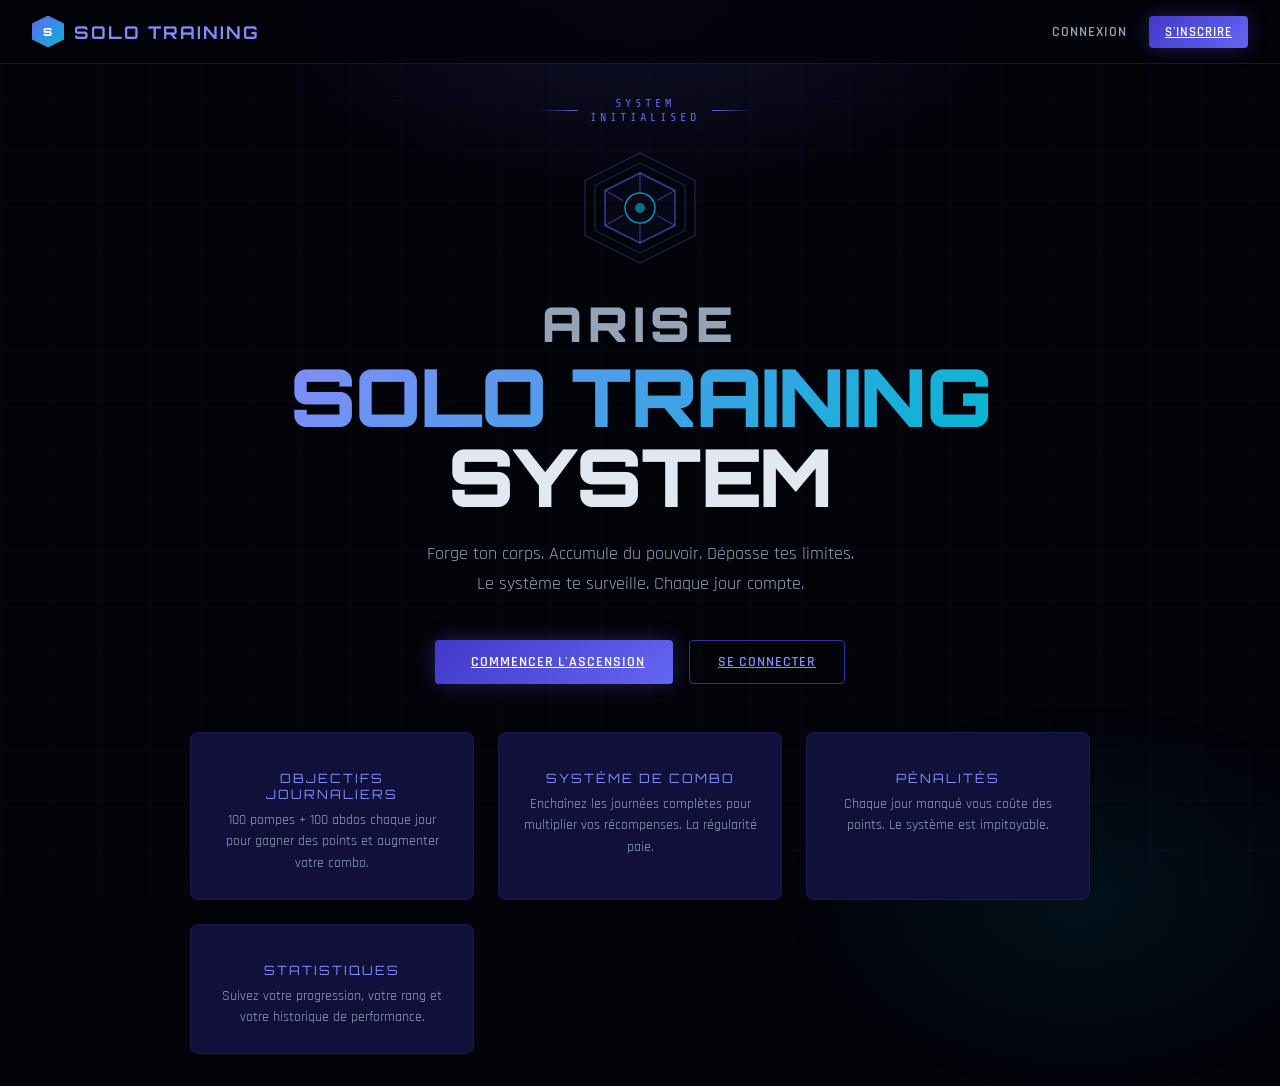
<file: index.html>
<!DOCTYPE html>
<html lang="fr">
<head>
<meta charset="UTF-8">
<meta name="viewport" content="width=device-width, initial-scale=1.0">
<title>SOLO TRAINING SYSTEM</title>
<link rel="stylesheet" href="style.css">
<link rel="shortcut icon" href="./img/favicon.jpg" type="image/x-icon">
<style>
.hero-title .line1 { display: block; color: var(--text-secondary); font-size: 0.6em; letter-spacing: 6px; margin-bottom: 0.5rem; }
.hero-title .line2 { display: block; background: linear-gradient(135deg, #818cf8, #06b6d4); -webkit-background-clip: text; -webkit-text-fill-color: transparent; background-clip: text; }
.hero-title .line3 { display: block; color: var(--text-primary); }

.feature-grid { display: grid; grid-template-columns: repeat(auto-fit, minmax(220px, 1fr)); gap: 1.5rem; max-width: 900px; margin: 3rem auto 0; }

.feature-item {
  background: var(--bg-card);
  border: 1px solid var(--border);
  border-radius: 8px;
  padding: 1.5rem;
  text-align: center;
  transition: all 0.3s;
  cursor: default;
}
.feature-item:hover {
  border-color: var(--border-glow);
  transform: translateY(-4px);
  box-shadow: 0 0 30px rgba(99,102,241,0.15);
}
.feature-icon {
  font-size: 2rem; margin-bottom: 0.8rem;
  display: block;
}
.feature-title {
  font-family: var(--font-display);
  font-size: 0.8rem; letter-spacing: 2px;
  text-transform: uppercase;
  color: var(--purple-bright);
  margin-bottom: 0.5rem;
}
.feature-desc {
  font-size: 0.85rem; color: var(--text-secondary);
  line-height: 1.6;
}

.hero-ctas { display: flex; gap: 1rem; justify-content: center; flex-wrap: wrap; }

.floating-runes {
  position: fixed; top: 0; left: 0; width: 100%; height: 100%;
  pointer-events: none; z-index: 0; overflow: hidden;
}
.rune {
  position: absolute;
  font-family: var(--font-mono);
  font-size: 0.65rem;
  color: rgba(99,102,241,0.15);
  animation: rune-drift linear infinite;
  white-space: nowrap;
}
@keyframes rune-drift {
  0% { transform: translateY(110vh) rotate(0deg); opacity: 0; }
  5% { opacity: 1; }
  95% { opacity: 0.5; }
  100% { transform: translateY(-10vh) rotate(360deg); opacity: 0; }
}

.center-symbol {
  width: 120px; height: 120px; margin: 0 auto 2rem;
  position: relative;
  animation: symbol-pulse 4s ease-in-out infinite;
}
@keyframes symbol-pulse {
  0%, 100% { filter: drop-shadow(0 0 10px rgba(99,102,241,0.5)); transform: rotate(0deg); }
  50% { filter: drop-shadow(0 0 30px rgba(6,182,212,0.8)); transform: rotate(5deg); }
}
@media (max-width: 600px) {
  .center-symbol { width: 80px; height: 80px; margin-bottom: 1.2rem; }
  .hero-title { font-size: clamp(2rem, 10vw, 3.5rem); }
  .hero-title .line1 { font-size: 0.55em; letter-spacing: 4px; }
  .hero-sub { font-size: 0.85rem; padding: 0 1rem; }
  .hero-ctas { flex-direction: column; align-items: center; gap: 0.75rem; }
  .hero-ctas .btn { width: 100%; max-width: 280px; justify-content: center; }
  .feature-grid { grid-template-columns: 1fr; margin-top: 2rem; padding: 0 0.5rem; }
  .feature-item { padding: 1.2rem; }
  .nav-links { gap: 0.5rem; }
  .nav-links .btn-sm { padding: 6px 12px; font-size: 0.75rem; }
}

</style>

</head>
<body>
<div class="bg-grid"></div>
<div class="bg-glow-top"></div>
<div class="bg-glow-bottom"></div>

<div class="floating-runes" id="runes"></div>

<!-- NAV -->
<nav class="nav">
  <a href="index.html" class="nav-logo">
    <div class="logo-icon hexagon">S</div>
    SOLO TRAINING
  </a>
  <div class="nav-links">
    <a href="login.html" class="nav-link">Connexion</a>
    <a href="register.html" class="btn btn-primary btn-sm">S'inscrire</a>
  </div>
</nav>

<!-- HERO -->
<main class="main-content">
  <section class="hero">
    <div class="hero-eyebrow">SYSTEM INITIALISED</div>

    <div class="center-symbol">
      <svg viewBox="0 0 120 120" fill="none" xmlns="http://www.w3.org/2000/svg">
        <polygon points="60,5 115,32.5 115,87.5 60,115 5,87.5 5,32.5" fill="none" stroke="rgba(99,102,241,0.4)" stroke-width="1"/>
        <polygon points="60,15 105,37.5 105,82.5 60,105 15,82.5 15,37.5" fill="none" stroke="rgba(6,182,212,0.3)" stroke-width="1"/>
        <polygon points="60,25 95,42.5 95,77.5 60,95 25,77.5 25,42.5" fill="rgba(99,102,241,0.05)" stroke="rgba(99,102,241,0.6)" stroke-width="1.5"/>
        <circle cx="60" cy="60" r="15" fill="none" stroke="rgba(6,182,212,0.8)" stroke-width="1.5"/>
        <circle cx="60" cy="60" r="5" fill="rgba(6,182,212,0.6)"/>
        <line x1="60" y1="25" x2="60" y2="45" stroke="rgba(99,102,241,0.6)" stroke-width="1"/>
        <line x1="60" y1="75" x2="60" y2="95" stroke="rgba(99,102,241,0.6)" stroke-width="1"/>
        <line x1="25" y1="42.5" x2="43" y2="52.5" stroke="rgba(99,102,241,0.6)" stroke-width="1"/>
        <line x1="77" y1="67.5" x2="95" y2="77.5" stroke="rgba(99,102,241,0.6)" stroke-width="1"/>
        <line x1="95" y1="42.5" x2="77" y2="52.5" stroke="rgba(99,102,241,0.6)" stroke-width="1"/>
        <line x1="43" y1="67.5" x2="25" y2="77.5" stroke="rgba(99,102,241,0.6)" stroke-width="1"/>
      </svg>
    </div>

    <h1 class="hero-title">
      <span class="line1">ARISE</span>
      <span class="line2">SOLO TRAINING</span>
      <span class="line3">SYSTEM</span>
    </h1>

    <p class="hero-sub">
      Forge ton corps. Accumule du pouvoir. Dépasse tes limites.<br>
      Le système te surveille. Chaque jour compte.
    </p>

    <div class="hero-ctas">
      <a href="register.html" class="btn btn-primary">
        <span></span> Commencer l'ascension
      </a>
      <a href="login.html" class="btn btn-ghost">
        Se connecter
      </a>
    </div>

    <div class="feature-grid">
      <div class="feature-item">
        <span class="feature-icon"></span>
        <div class="feature-title">Objectifs Journaliers</div>
        <div class="feature-desc">100 pompes + 100 abdos chaque jour pour gagner des points et augmenter votre combo.</div>
      </div>
      <div class="feature-item">
        <span class="feature-icon"></span>
        <div class="feature-title">Système de Combo</div>
        <div class="feature-desc">Enchaînez les journées complètes pour multiplier vos récompenses. La régularité paie.</div>
      </div>
      <div class="feature-item">
        <span class="feature-icon"></span>
        <div class="feature-title">Pénalités</div>
        <div class="feature-desc">Chaque jour manqué vous coûte des points. Le système est impitoyable.</div>
      </div>
      <div class="feature-item">
        <span class="feature-icon"></span>
        <div class="feature-title">Statistiques</div>
        <div class="feature-desc">Suivez votre progression, votre rang et votre historique de performance.</div>
      </div>
    </div>
  </section>
</main>

<script>
// Generate floating runes
const runeChars = ['ᚠ','ᚢ','ᚦ','ᚨ','ᚱ','ᚲ','ᚷ','ᚹ','ᚺ','ᚾ','ᛁ','ᛃ','ᛇ','ᛈ','ᛉ','ᛊ','ᛏ','ᛒ','ᛖ','ᛗ','ᛚ','ᛜ','ᛞ','ᛟ', '01','10','11','00'];
const container = document.getElementById('runes');
for (let i = 0; i < 20; i++) {
  const r = document.createElement('div');
  r.className = 'rune';
  r.textContent = Array.from({length: 8}, () => runeChars[Math.floor(Math.random() * runeChars.length)]).join(' ');
  r.style.left = Math.random() * 100 + '%';
  r.style.animationDuration = (15 + Math.random() * 25) + 's';
  r.style.animationDelay = (-Math.random() * 30) + 's';
  container.appendChild(r);
}
</script>
</body>
</html>
</file>
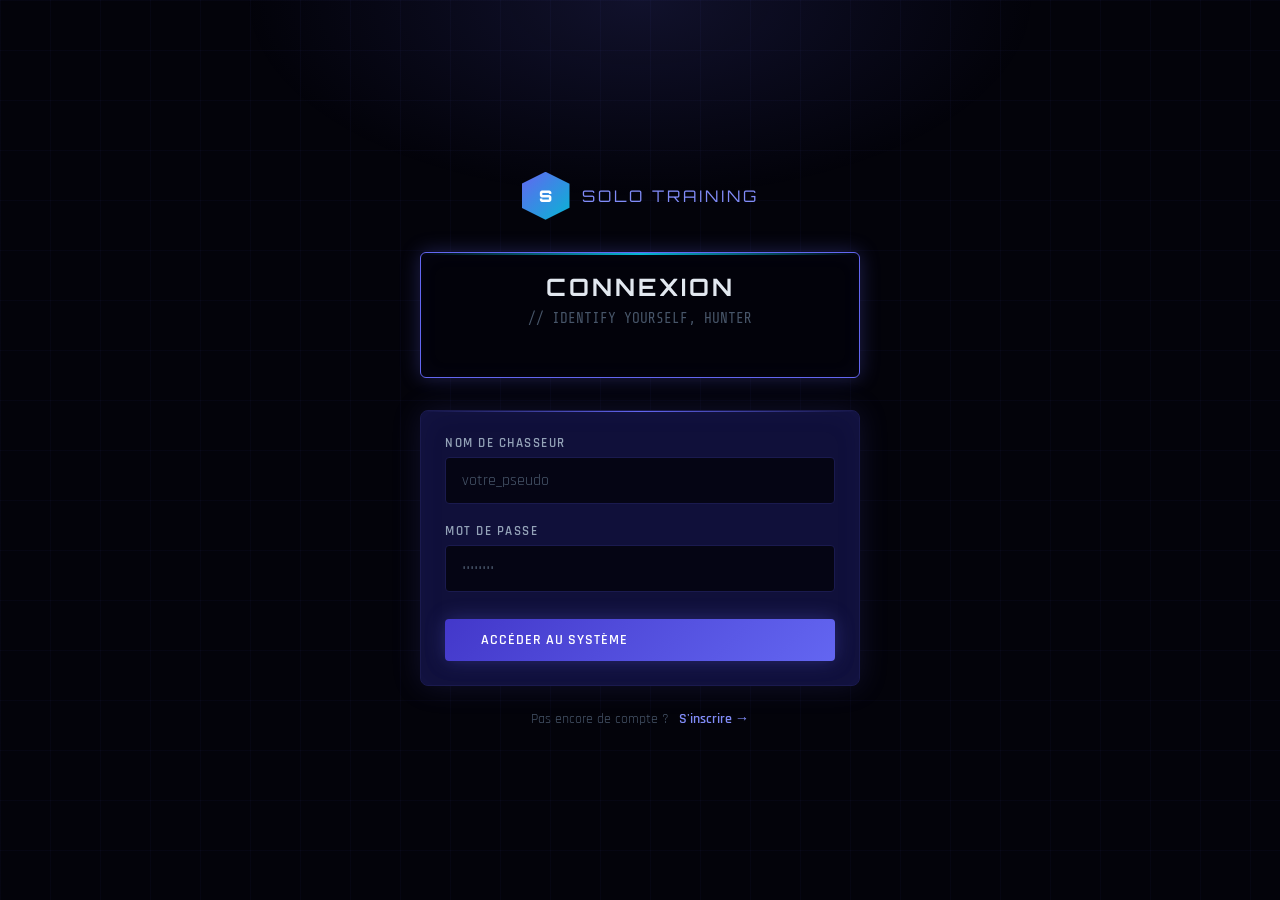
<file: login.html>
<!DOCTYPE html>
<html lang="fr">
<head>
<meta charset="UTF-8">
<meta name="viewport" content="width=device-width, initial-scale=1.0">
<title>Connexion — SOLO TRAINING</title>
<link rel="stylesheet" href="style.css">
<link rel="shortcut icon" href="./img/favicon.jpg" type="image/x-icon">
<style>
.scan-line {
  position: absolute; top: 0; left: 0; right: 0; height: 2px;
  background: linear-gradient(90deg, transparent, var(--cyan), transparent);
  animation: scan 3s linear infinite;
}
@keyframes scan {
  0% { top: 0; opacity: 1; }
  100% { top: 100%; opacity: 0; }
}
.auth-logo {
  display: flex; align-items: center; justify-content: center;
  gap: 12px; margin-bottom: 2rem;
  text-decoration: none;
}
.auth-logo-icon {
  width: 48px; height: 48px;
  background: linear-gradient(135deg, var(--purple), var(--cyan));
  clip-path: polygon(50% 0%, 100% 25%, 100% 75%, 50% 100%, 0% 75%, 0% 25%);
  display: flex; align-items: center; justify-content: center;
  font-family: var(--font-display); font-size: 1rem; font-weight: 900; color: white;
}
</style>
</head>
<body>
<div class="bg-grid"></div>
<div class="bg-glow-top"></div>

<div class="toast-container" id="toasts"></div>

<main class="auth-container">
  <div class="auth-box">

    <a href="index.html" class="auth-logo">
      <div class="auth-logo-icon hexagon">S</div>
      <span style="font-family:var(--font-display);font-size:1rem;letter-spacing:3px;color:var(--purple-bright)">SOLO TRAINING</span>
    </a>

    <div class="system-box" style="margin-bottom: 2rem; position:relative; overflow:hidden;">
      <div class="scan-line"></div>
      <div class="auth-title">Connexion</div>
      <div class="auth-subtitle">// IDENTIFY YOURSELF, HUNTER</div>
    </div>

    <div class="card card-glow">
      <div class="input-group">
        <label class="input-label">Nom de Chasseur</label>
        <input type="text" id="username" class="input-field" placeholder="votre_pseudo" autocomplete="username">
      </div>
      <div class="input-group">
        <label class="input-label">Mot de Passe</label>
        <input type="password" id="password" class="input-field" placeholder="••••••••" autocomplete="current-password">
      </div>
      <div id="error-msg"></div>
      <button class="btn btn-primary" style="width:100%; margin-top:0.5rem;" onclick="doLogin()">
        <span></span> Accéder au Système
      </button>
    </div>

    <div style="text-align:center; margin-top:1.5rem; color:var(--text-muted); font-size:0.9rem;">
      Pas encore de compte ?
      <a href="register.html" style="color:var(--purple-bright); text-decoration:none; font-weight:600; margin-left:6px;">S'inscrire →</a>
    </div>
  </div>
</main>

<script src="db.js"></script>
<script>
// If already logged in, redirect
if (sessionStorage.getItem('current_user')) {
  window.location.href = 'home.html';
}

document.addEventListener('keydown', e => {
  if (e.key === 'Enter') doLogin();
});

function doLogin() {
  const username = document.getElementById('username').value.trim();
  const password = document.getElementById('password').value;
  const errEl = document.getElementById('error-msg');
  errEl.innerHTML = '';

  if (!username || !password) {
    errEl.innerHTML = '<div class="alert alert-error">⚠ Remplis tous les champs, chasseur.</div>';
    return;
  }

  const result = login(username, password);
  if (!result.success) {
    errEl.innerHTML = `<div class="alert alert-error">⚠ ${result.error}</div>`;
    return;
  }

  // Show penalty modal if needed
  if (result.daysMissed > 0 && result.penaltyLog.length > 0) {
    showPenaltyModal(result.penaltyLog, result.daysMissed);
  } else {
    window.location.href = 'home.html';
  }
}

function showPenaltyModal(log, days) {
  const totalLoss = log.reduce((s, d) => s + d.points, 0);
  const overlay = document.createElement('div');
  overlay.className = 'modal-overlay';
  overlay.innerHTML = `
    <div class="modal" style="max-width:520px;">
      <div style="position:absolute;top:0;left:0;right:0;height:2px;background:linear-gradient(90deg,transparent,var(--red),transparent);"></div>

      <div style="text-align:center; margin-bottom:2rem;">
        <div style="font-family:var(--font-mono);font-size:0.65rem;letter-spacing:3px;color:rgba(239,68,68,0.6);margin-bottom:0.8rem;">[ SYSTÈME — PÉNALITÉ ]</div>
        <div style="font-size:2.8rem; margin-bottom:0.8rem; filter:drop-shadow(0 0 12px rgba(239,68,68,0.5))"></div>
        <div style="font-family:var(--font-display);font-size:1.3rem;font-weight:900;color:var(--red);letter-spacing:3px;text-shadow:0 0 20px rgba(239,68,68,0.5);">ABSENCE DÉTECTÉE</div>
        <div style="font-family:var(--font-mono);font-size:0.78rem;color:var(--text-muted);margin-top:6px;">
          ${days} jour${days>1?'s':''} sans activité enregistrée
        </div>
      </div>

      <div style="background:rgba(3,3,10,0.8);border:1px solid rgba(239,68,68,0.2);border-radius:6px;padding:1rem;margin-bottom:1.5rem;">
        <div style="font-family:var(--font-display);font-size:0.6rem;letter-spacing:2px;color:rgba(239,68,68,0.5);margin-bottom:0.8rem;">RAPPORT DE SANCTIONS</div>
        ${log.map(d => `
          <div style="display:flex;align-items:center;justify-content:space-between;padding:8px 0;border-bottom:1px solid rgba(26,26,78,0.5);">
            <span style="font-family:var(--font-mono);font-size:0.8rem;color:var(--text-secondary)">${d.date}</span>
            <span style="font-family:var(--font-mono);font-size:0.75rem;color:var(--text-muted)">${d.label}</span>
            <span style="font-family:var(--font-display);font-size:0.85rem;font-weight:700;color:var(--red)">${d.points} pts</span>
          </div>
        `).join('')}
      </div>

      <div style="text-align:center;padding:1.2rem;background:linear-gradient(135deg,rgba(239,68,68,0.08),rgba(239,68,68,0.03));border:1px solid rgba(239,68,68,0.25);border-radius:6px;margin-bottom:1.5rem;">
        <div style="font-family:var(--font-mono);font-size:0.65rem;letter-spacing:2px;color:rgba(239,68,68,0.5);text-transform:uppercase;margin-bottom:4px">Pénalité Totale</div>
        <div style="font-family:var(--font-display);font-size:3rem;font-weight:900;color:var(--red);text-shadow:0 0 30px rgba(239,68,68,0.4);line-height:1">${totalLoss}</div>
        <div style="font-family:var(--font-mono);font-size:0.75rem;color:rgba(239,68,68,0.6);margin-top:2px">POINTS RETIRÉS</div>
      </div>

      <div style="font-family:var(--font-mono);font-size:0.72rem;color:var(--text-muted);text-align:center;margin-bottom:1.2rem;line-height:1.6;">
        Le Système est sans pitié.<br>L'absence n'est pas une option.
      </div>

      <button class="btn btn-primary" style="width:100%;" onclick="document.querySelector('.modal-overlay').remove(); window.location.href='home.html'">
        <span></span> Accepter et reprendre l'ascension
      </button>
    </div>
  `;
  document.body.appendChild(overlay);
}
</script>
</body>
</html>
</file>
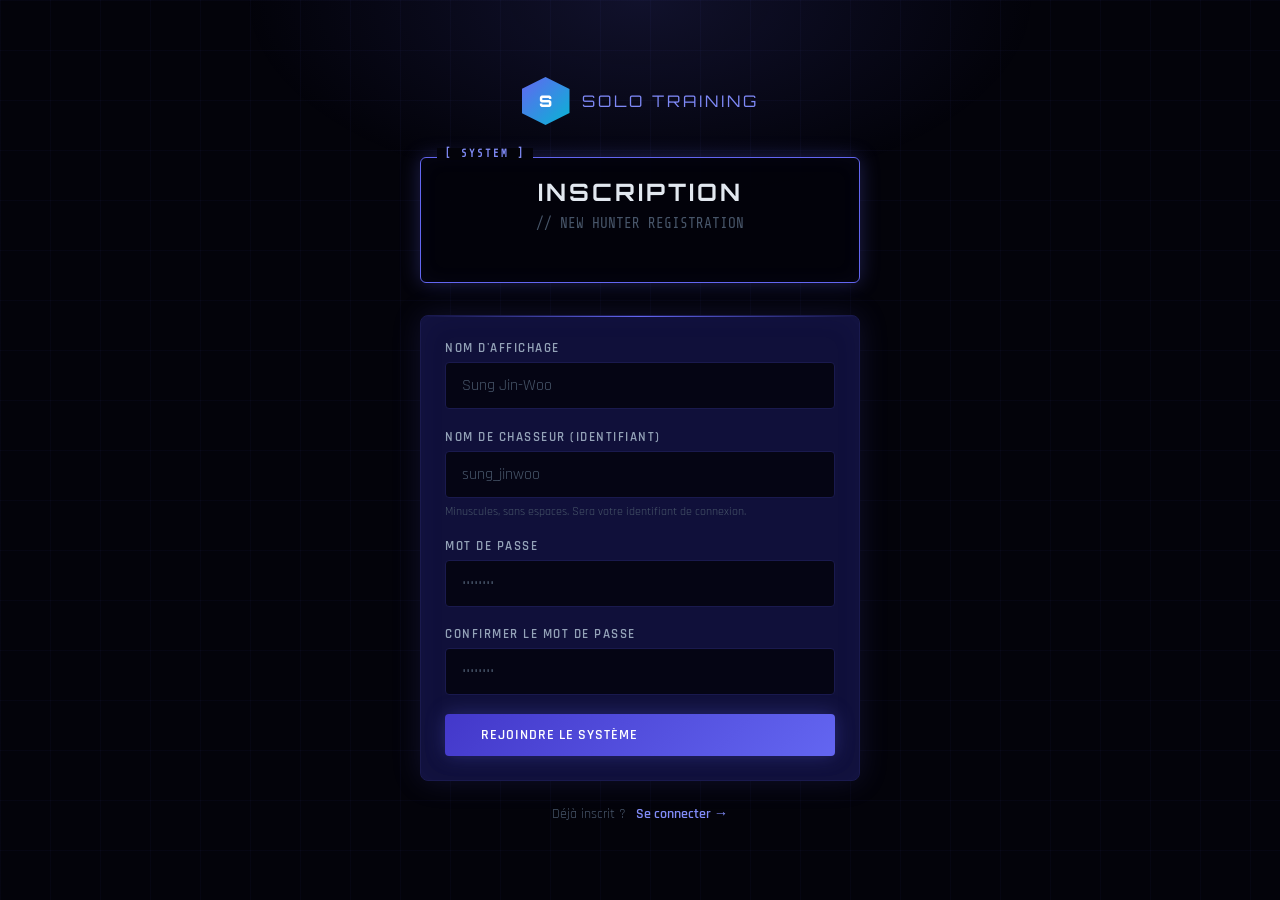
<file: register.html>
<!DOCTYPE html>
<html lang="fr">
<head>
<meta charset="UTF-8">
<meta name="viewport" content="width=device-width, initial-scale=1.0">
<title>S'inscrire — SOLO TRAINING</title>
<link rel="stylesheet" href="style.css">
<link rel="shortcut icon" href="./img/favicon.jpg" type="image/x-icon">
</head>
<body>
<div class="bg-grid"></div>
<div class="bg-glow-top"></div>

<div class="toast-container" id="toasts"></div>

<main class="auth-container">
  <div class="auth-box">

    <a href="index.html" style="display:flex;align-items:center;justify-content:center;gap:12px;margin-bottom:2rem;text-decoration:none;">
      <div style="width:48px;height:48px;background:linear-gradient(135deg,var(--purple),var(--cyan));clip-path:polygon(50% 0%, 100% 25%, 100% 75%, 50% 100%, 0% 75%, 0% 25%);display:flex;align-items:center;justify-content:center;font-family:var(--font-display);font-size:1rem;font-weight:900;color:white;">S</div>
      <span style="font-family:var(--font-display);font-size:1rem;letter-spacing:3px;color:var(--purple-bright)">SOLO TRAINING</span>
    </a>

    <div class="system-box" style="margin-bottom: 2rem;">
      <div class="auth-title">Inscription</div>
      <div class="auth-subtitle">// NEW HUNTER REGISTRATION</div>
    </div>

    <div class="card card-glow">
      <div class="input-group">
        <label class="input-label">Nom d'affichage</label>
        <input type="text" id="displayname" class="input-field" placeholder="Sung Jin-Woo" autocomplete="name">
      </div>
      <div class="input-group">
        <label class="input-label">Nom de Chasseur (identifiant)</label>
        <input type="text" id="username" class="input-field" placeholder="sung_jinwoo" autocomplete="username">
        <div style="font-size:0.75rem;color:var(--text-muted)">Minuscules, sans espaces. Sera votre identifiant de connexion.</div>
      </div>
      <div class="input-group">
        <label class="input-label">Mot de Passe</label>
        <input type="password" id="password" class="input-field" placeholder="••••••••" autocomplete="new-password">
      </div>
      <div class="input-group">
        <label class="input-label">Confirmer le Mot de Passe</label>
        <input type="password" id="password2" class="input-field" placeholder="••••••••" autocomplete="new-password">
      </div>

      <div id="error-msg"></div>

      <button class="btn btn-primary" style="width:100%;" onclick="doRegister()">
        <span></span> Rejoindre le Système
      </button>
    </div>

    <div style="text-align:center; margin-top:1.5rem; color:var(--text-muted); font-size:0.9rem;">
      Déjà inscrit ?
      <a href="login.html" style="color:var(--purple-bright);text-decoration:none;font-weight:600;margin-left:6px;">Se connecter →</a>
    </div>
  </div>
</main>

<script src="db.js"></script>
<script>
if (sessionStorage.getItem('current_user')) {
  window.location.href = 'home.html';
}

document.addEventListener('keydown', e => {
  if (e.key === 'Enter') doRegister();
});

function doRegister() {
  const displayname = document.getElementById('displayname').value.trim();
  const username = document.getElementById('username').value.trim().toLowerCase();
  const pw = document.getElementById('password').value;
  const pw2 = document.getElementById('password2').value;
  const errEl = document.getElementById('error-msg');
  errEl.innerHTML = '';

  if (!displayname || !username || !pw || !pw2) {
    errEl.innerHTML = '<div class="alert alert-error">⚠ Remplis tous les champs.</div>';
    return;
  }
  if (username.includes(' ') || !/^[a-z0-9_]+$/.test(username)) {
    errEl.innerHTML = '<div class="alert alert-error">⚠ Identifiant invalide (lettres minuscules, chiffres, _ uniquement).</div>';
    return;
  }
  if (pw.length < 4) {
    errEl.innerHTML = '<div class="alert alert-error">⚠ Mot de passe trop court (min. 4 caractères).</div>';
    return;
  }
  if (pw !== pw2) {
    errEl.innerHTML = '<div class="alert alert-error">⚠ Les mots de passe ne correspondent pas.</div>';
    return;
  }

  const result = register(username, pw, displayname);
  if (!result.success) {
    errEl.innerHTML = `<div class="alert alert-error">⚠ ${result.error}</div>`;
    return;
  }

  // Auto login
  login(username, pw);
  window.location.href = 'home.html';
}
</script>
</body>
</html>
</file>
<file: style.css>
/* ===== SOLO LEVELING SPORT SYSTEM - STYLES ===== */
@import url('https://fonts.googleapis.com/css2?family=Rajdhani:wght@300;400;500;600;700&family=Orbitron:wght@400;700;900&family=Share+Tech+Mono&display=swap');

:root {
  --bg-void: #03030a;
  --bg-dark: #07071a;
  --bg-panel: #0d0d2b;
  --bg-card: #10103a;
  --border: #1a1a4e;
  --border-glow: #3730a3;
  --purple: #6366f1;
  --purple-bright: #818cf8;
  --purple-deep: #4338ca;
  --cyan: #06b6d4;
  --cyan-bright: #22d3ee;
  --gold: #f59e0b;
  --gold-bright: #fbbf24;
  --red: #ef4444;
  --green: #22c55e;
  --text-primary: #e2e8f0;
  --text-secondary: #94a3b8;
  --text-muted: #475569;
  --rank-s: #ef4444;
  --rank-a: #f97316;
  --rank-b: #a855f7;
  --rank-c: #3b82f6;
  --rank-d: #22c55e;
  --rank-e: #94a3b8;
  --font-display: 'Orbitron', monospace;
  --font-ui: 'Rajdhani', sans-serif;
  --font-mono: 'Share Tech Mono', monospace;
}

* { margin: 0; padding: 0; box-sizing: border-box; }

html { scroll-behavior: smooth; }

body {
  background: var(--bg-void);
  color: var(--text-primary);
  font-family: var(--font-ui);
  font-size: 16px;
  min-height: 100vh;
  overflow-x: hidden;
}

/* SCROLLBAR */
::-webkit-scrollbar { width: 6px; }
::-webkit-scrollbar-track { background: var(--bg-dark); }
::-webkit-scrollbar-thumb { background: var(--purple-deep); border-radius: 3px; }

/* BACKGROUNDS */
.bg-grid {
  position: fixed; top: 0; left: 0; width: 100%; height: 100%; pointer-events: none; z-index: 0;
  background-image:
    linear-gradient(rgba(99,102,241,0.04) 1px, transparent 1px),
    linear-gradient(90deg, rgba(99,102,241,0.04) 1px, transparent 1px);
  background-size: 50px 50px;
}

.bg-glow-top {
  position: fixed; top: -200px; left: 50%; transform: translateX(-50%);
  width: 800px; height: 400px; pointer-events: none; z-index: 0;
  background: radial-gradient(ellipse at center, rgba(99,102,241,0.15) 0%, transparent 70%);
}

.bg-glow-bottom {
  position: fixed; bottom: -200px; right: -100px;
  width: 600px; height: 400px; pointer-events: none; z-index: 0;
  background: radial-gradient(ellipse at center, rgba(6,182,212,0.08) 0%, transparent 70%);
}

/* PARTICLES */
.particle {
  position: fixed; pointer-events: none; z-index: 0; border-radius: 50%;
  animation: float-up linear infinite;
}
@keyframes float-up {
  0% { transform: translateY(100vh) scale(0); opacity: 0; }
  10% { opacity: 1; }
  90% { opacity: 0.3; }
  100% { transform: translateY(-100px) scale(1); opacity: 0; }
}

/* NAV */
.nav {
  position: fixed; top: 0; left: 0; right: 0; z-index: 100;
  display: flex; align-items: center; justify-content: space-between;
  padding: 0 2rem; height: 64px;
  background: rgba(3,3,10,0.85);
  backdrop-filter: blur(20px);
  border-bottom: 1px solid rgba(99,102,241,0.2);
}

.nav-logo {
  font-family: var(--font-display);
  font-size: 1.1rem; font-weight: 700;
  color: var(--purple-bright);
  text-decoration: none;
  letter-spacing: 2px;
  display: flex; align-items: center; gap: 10px;
}

.nav-logo .logo-icon {
  width: 32px; height: 32px;
  background: linear-gradient(135deg, var(--purple), var(--cyan));
  clip-path: polygon(50% 0%, 100% 25%, 100% 75%, 50% 100%, 0% 75%, 0% 25%);
  display: flex; align-items: center; justify-content: center;
  font-size: 0.7rem; font-weight: 900; color: white;
}

.nav-links { display: flex; gap: 0.5rem; align-items: center; }

.nav-link {
  color: var(--text-secondary); text-decoration: none;
  font-size: 0.85rem; font-weight: 600; letter-spacing: 1px;
  padding: 6px 14px; border-radius: 4px;
  transition: all 0.2s;
  text-transform: uppercase;
}
.nav-link:hover { color: var(--purple-bright); background: rgba(99,102,241,0.1); }
.nav-link.active { color: var(--cyan); background: rgba(6,182,212,0.1); }

.nav-user {
  display: flex; align-items: center; gap: 12px;
}

.nav-rank {
  font-family: var(--font-display);
  font-size: 0.9rem; font-weight: 700;
  padding: 4px 12px;
  border-radius: 4px;
  border: 1px solid currentColor;
}

.btn-logout {
  background: transparent; border: 1px solid rgba(239,68,68,0.4);
  color: var(--red); padding: 6px 14px; border-radius: 4px;
  cursor: pointer; font-family: var(--font-ui); font-size: 0.8rem;
  font-weight: 600; letter-spacing: 1px; text-transform: uppercase;
  transition: all 0.2s;
}
.btn-logout:hover { background: rgba(239,68,68,0.1); border-color: var(--red); }

/* MAIN CONTENT */
.main-content {
  position: relative; z-index: 1;
  padding-top: 64px;
  min-height: 100vh;
}

/* CARDS */
.card {
  background: var(--bg-card);
  border: 1px solid var(--border);
  border-radius: 8px;
  padding: 1.5rem;
  position: relative;
  overflow: hidden;
  transition: border-color 0.3s;
}
.card::before {
  content: '';
  position: absolute; top: 0; left: 0; right: 0; height: 1px;
  background: linear-gradient(90deg, transparent, var(--purple), transparent);
}
.card:hover { border-color: var(--border-glow); }

.card-glow {
  box-shadow: 0 0 30px rgba(99,102,241,0.15), inset 0 0 30px rgba(99,102,241,0.05);
}

/* SECTION TITLE */
.section-title {
  font-family: var(--font-display);
  font-size: 0.7rem; font-weight: 700;
  letter-spacing: 3px; text-transform: uppercase;
  color: var(--purple);
  margin-bottom: 0.5rem;
  display: flex; align-items: center; gap: 10px;
}
.section-title::before {
  content: ''; width: 20px; height: 1px;
  background: var(--purple);
}

/* SYSTEM NOTIFICATION */
.system-box {
  background: rgba(3,3,10,0.9);
  border: 1px solid var(--purple);
  border-radius: 6px;
  padding: 1.2rem 1.5rem;
  position: relative;
  box-shadow: 0 0 20px rgba(99,102,241,0.3), inset 0 0 20px rgba(99,102,241,0.05);
}
.system-box::before {
  content: '[ SYSTEM ]';
  font-family: var(--font-mono);
  font-size: 0.65rem; font-weight: 700;
  color: var(--purple-bright);
  position: absolute; top: -10px; left: 16px;
  background: var(--bg-void); padding: 0 8px;
  letter-spacing: 2px;
}

/* BUTTONS */
.btn {
  font-family: var(--font-ui);
  font-weight: 600; letter-spacing: 1px;
  text-transform: uppercase;
  border: none; cursor: pointer;
  border-radius: 4px;
  padding: 12px 28px;
  font-size: 0.9rem;
  transition: all 0.25s;
  position: relative;
  overflow: hidden;
  display: inline-flex; align-items: center; gap: 8px;
}

.btn::after {
  content: '';
  position: absolute; top: 0; left: -100%; width: 100%; height: 100%;
  background: linear-gradient(90deg, transparent, rgba(255,255,255,0.1), transparent);
  transition: left 0.4s;
}
.btn:hover::after { left: 100%; }

.btn-primary {
  background: linear-gradient(135deg, var(--purple-deep), var(--purple));
  color: white;
  box-shadow: 0 0 20px rgba(99,102,241,0.3);
}
.btn-primary:hover {
  box-shadow: 0 0 30px rgba(99,102,241,0.5);
  transform: translateY(-1px);
}

.btn-cyan {
  background: linear-gradient(135deg, #0e7490, var(--cyan));
  color: white;
  box-shadow: 0 0 20px rgba(6,182,212,0.2);
}
.btn-cyan:hover {
  box-shadow: 0 0 30px rgba(6,182,212,0.4);
  transform: translateY(-1px);
}

.btn-ghost {
  background: transparent;
  border: 1px solid var(--border-glow);
  color: var(--purple-bright);
}
.btn-ghost:hover { background: rgba(99,102,241,0.1); border-color: var(--purple-bright); }

.btn-danger {
  background: transparent;
  border: 1px solid rgba(239,68,68,0.5);
  color: var(--red);
}
.btn-danger:hover { background: rgba(239,68,68,0.1); }

.btn-sm { padding: 8px 16px; font-size: 0.8rem; }
.btn-xs { padding: 5px 12px; font-size: 0.75rem; }

/* INPUTS */
.input-group {
  display: flex; flex-direction: column; gap: 6px;
  margin-bottom: 1.2rem;
}

.input-label {
  font-size: 0.8rem; font-weight: 600; letter-spacing: 1.5px;
  text-transform: uppercase; color: var(--text-secondary);
}

.input-field {
  background: rgba(3,3,10,0.8);
  border: 1px solid var(--border);
  border-radius: 4px;
  padding: 12px 16px;
  color: var(--text-primary);
  font-family: var(--font-ui);
  font-size: 1rem;
  transition: all 0.25s;
  width: 100%;
}
.input-field:focus {
  outline: none;
  border-color: var(--purple);
  box-shadow: 0 0 15px rgba(99,102,241,0.2);
  background: rgba(7,7,26,0.9);
}
.input-field::placeholder { color: var(--text-muted); }

.input-number {
  display: flex; align-items: center; gap: 10px;
}
.input-number input[type="number"] {
  width: 100px;
  background: rgba(3,3,10,0.8);
  border: 1px solid var(--border);
  border-radius: 4px;
  padding: 10px 14px;
  color: var(--text-primary);
  font-family: var(--font-mono);
  font-size: 1.1rem;
  text-align: center;
}
.input-number input[type="number"]:focus {
  outline: none; border-color: var(--purple);
  box-shadow: 0 0 15px rgba(99,102,241,0.2);
}
/* Remove arrows */
input[type="number"]::-webkit-inner-spin-button,
input[type="number"]::-webkit-outer-spin-button { -webkit-appearance: none; }
input[type="number"] { -moz-appearance: textfield; }

/* PROGRESS BAR */
.progress-bar {
  background: rgba(3,3,10,0.8);
  border: 1px solid var(--border);
  border-radius: 50px;
  height: 8px; overflow: hidden;
}
.progress-fill {
  height: 100%;
  border-radius: 50px;
  transition: width 0.5s cubic-bezier(0.4, 0, 0.2, 1);
  position: relative;
}
.progress-fill::after {
  content: '';
  position: absolute; top: 0; right: 0;
  width: 20px; height: 100%;
  background: rgba(255,255,255,0.4);
  border-radius: 50px;
  filter: blur(4px);
}
.progress-purple { background: linear-gradient(90deg, var(--purple-deep), var(--purple-bright)); }
.progress-cyan { background: linear-gradient(90deg, #0e7490, var(--cyan-bright)); }
.progress-gold { background: linear-gradient(90deg, #92400e, var(--gold-bright)); }

/* STATS NUMBER */
.stat-big {
  font-family: var(--font-display);
  font-size: 2.5rem; font-weight: 900;
  line-height: 1;
}

.stat-label {
  font-size: 0.75rem; font-weight: 600;
  letter-spacing: 2px; text-transform: uppercase;
  color: var(--text-muted);
  margin-top: 4px;
}

/* RANK BADGE */
.rank-badge {
  font-family: var(--font-display);
  font-size: 1.8rem; font-weight: 900;
  width: 60px; height: 60px;
  display: flex; align-items: center; justify-content: center;
  border-radius: 8px;
  border: 2px solid currentColor;
  position: relative;
}
.rank-badge::after {
  content: '';
  position: absolute; inset: -4px;
  border-radius: 10px;
  border: 1px solid currentColor;
  opacity: 0.3;
}
.rank-badge.rank-S { color: var(--rank-s); text-shadow: 0 0 20px var(--rank-s); }
.rank-badge.rank-A { color: var(--rank-a); text-shadow: 0 0 20px var(--rank-a); }
.rank-badge.rank-B { color: var(--rank-b); text-shadow: 0 0 20px var(--rank-b); }
.rank-badge.rank-C { color: var(--rank-c); text-shadow: 0 0 20px var(--rank-c); }
.rank-badge.rank-D { color: var(--rank-d); text-shadow: 0 0 20px var(--rank-d); }
.rank-badge.rank-E { color: var(--rank-e); }

/* OBJECTIVE CARD */
.obj-card {
  background: var(--bg-card);
  border: 1px solid var(--border);
  border-radius: 8px;
  padding: 1.5rem;
  transition: all 0.3s;
  position: relative;
  overflow: hidden;
}
.obj-card.completed {
  border-color: rgba(34,197,94,0.4);
  background: rgba(34,197,94,0.05);
}
.obj-card.completed::before {
  content: '';
  position: absolute; top: 0; left: 0; right: 0; height: 2px;
  background: linear-gradient(90deg, transparent, var(--green), transparent);
}
.obj-card.failed {
  border-color: rgba(239,68,68,0.3);
}

.obj-icon {
  font-size: 2rem; margin-bottom: 0.5rem;
}

.obj-title {
  font-family: var(--font-display);
  font-size: 0.9rem; font-weight: 700;
  letter-spacing: 2px; text-transform: uppercase;
  margin-bottom: 0.3rem;
}

.obj-count {
  font-family: var(--font-mono);
  font-size: 2rem; font-weight: 700;
  color: var(--purple-bright);
  margin: 0.5rem 0;
}
.obj-count span { font-size: 1rem; color: var(--text-muted); }

/* COMBO */
.combo-display {
  font-family: var(--font-display);
  font-size: 1.2rem; font-weight: 700;
  color: var(--gold);
  text-shadow: 0 0 20px rgba(245,158,11,0.5);
  display: flex; align-items: center; gap: 8px;
}

/* ALERT / NOTIFICATION (form errors) */
.alert {
  padding: 12px 16px;
  border-radius: 4px;
  font-size: 0.85rem; font-weight: 600;
  border-left: 3px solid;
  border-top: 1px solid; border-right: 1px solid; border-bottom: 1px solid;
  margin: 0.5rem 0;
  display: flex; align-items: center; gap: 10px;
  font-family: var(--font-mono);
  animation: slideIn 0.25s ease;
  letter-spacing: 0.5px;
}
@keyframes slideIn {
  from { transform: translateY(-8px); opacity: 0; }
  to { transform: translateY(0); opacity: 1; }
}
.alert-success {
  background: rgba(34,197,94,0.07);
  border-left-color: var(--green);
  border-top-color: rgba(34,197,94,0.2); border-right-color: rgba(34,197,94,0.2); border-bottom-color: rgba(34,197,94,0.2);
  color: #4ade80;
}
.alert-error {
  background: rgba(239,68,68,0.07);
  border-left-color: var(--red);
  border-top-color: rgba(239,68,68,0.2); border-right-color: rgba(239,68,68,0.2); border-bottom-color: rgba(239,68,68,0.2);
  color: #f87171;
}
.alert-warning {
  background: rgba(245,158,11,0.07);
  border-left-color: var(--gold);
  border-top-color: rgba(245,158,11,0.2); border-right-color: rgba(245,158,11,0.2); border-bottom-color: rgba(245,158,11,0.2);
  color: #fbbf24;
}
.alert-info {
  background: rgba(99,102,241,0.07);
  border-left-color: var(--purple);
  border-top-color: rgba(99,102,241,0.2); border-right-color: rgba(99,102,241,0.2); border-bottom-color: rgba(99,102,241,0.2);
  color: #a5b4fc;
}

/* ===== SYSTEM TOAST NOTIFICATIONS ===== */
.toast-container {
  position: fixed; top: 80px; right: 1.5rem;
  z-index: 999;
  display: flex; flex-direction: column; gap: 10px;
  pointer-events: none;
}

.toast {
  width: 320px;
  background: rgba(7, 7, 26, 0.96);
  backdrop-filter: blur(24px);
  border: 1px solid;
  border-radius: 6px;
  overflow: hidden;
  position: relative;
  animation: toastIn 0.35s cubic-bezier(0.34, 1.56, 0.64, 1), toastOut 0.3s ease 3.2s forwards;
  box-shadow: 0 8px 40px rgba(0,0,0,0.5);
}

/* Animated scan line */
.toast::before {
  content: '';
  position: absolute; top: 0; left: 0; right: 0; height: 1px;
  animation: toastScan 1.5s linear 0.2s forwards;
  opacity: 0;
}
.toast-success::before  { background: linear-gradient(90deg, transparent, var(--green), transparent); }
.toast-error::before    { background: linear-gradient(90deg, transparent, var(--red), transparent); }
.toast-warning::before  { background: linear-gradient(90deg, transparent, var(--gold), transparent); }
.toast-info::before     { background: linear-gradient(90deg, transparent, var(--purple-bright), transparent); }
.toast-reward::before   { background: linear-gradient(90deg, transparent, var(--gold), var(--purple-bright), transparent); }

@keyframes toastScan {
  0%   { top: 0; opacity: 1; }
  100% { top: 100%; opacity: 0; }
}

/* Left accent bar */
.toast::after {
  content: '';
  position: absolute; top: 0; left: 0; bottom: 0; width: 3px;
}
.toast-success::after  { background: linear-gradient(180deg, var(--green), rgba(34,197,94,0.2)); }
.toast-error::after    { background: linear-gradient(180deg, var(--red), rgba(239,68,68,0.2)); }
.toast-warning::after  { background: linear-gradient(180deg, var(--gold), rgba(245,158,11,0.2)); }
.toast-info::after     { background: linear-gradient(180deg, var(--purple-bright), rgba(99,102,241,0.2)); }
.toast-reward::after   { background: linear-gradient(180deg, var(--gold), var(--purple-bright)); }

/* Border colors */
.toast-success { border-color: rgba(34,197,94,0.3); }
.toast-error   { border-color: rgba(239,68,68,0.3); }
.toast-warning { border-color: rgba(245,158,11,0.3); }
.toast-info    { border-color: rgba(99,102,241,0.3); }
.toast-reward  { border-color: rgba(245,158,11,0.4); box-shadow: 0 8px 40px rgba(0,0,0,0.5), 0 0 30px rgba(245,158,11,0.1); }

/* Inner layout */
.toast-inner {
  padding: 12px 14px 12px 20px;
  display: flex; gap: 12px; align-items: flex-start;
}

.toast-icon {
  font-size: 1.4rem;
  line-height: 1;
  flex-shrink: 0;
  margin-top: 1px;
  filter: drop-shadow(0 0 6px currentColor);
}

.toast-body { flex: 1; min-width: 0; }

.toast-label {
  font-family: var(--font-mono);
  font-size: 0.58rem;
  letter-spacing: 2.5px;
  text-transform: uppercase;
  opacity: 0.55;
  margin-bottom: 3px;
}
.toast-success  .toast-label { color: var(--green); }
.toast-error    .toast-label { color: var(--red); }
.toast-warning  .toast-label { color: var(--gold); }
.toast-info     .toast-label { color: var(--purple-bright); }
.toast-reward   .toast-label { color: var(--gold); }

.toast-title {
  font-family: var(--font-display);
  font-size: 0.82rem;
  font-weight: 700;
  letter-spacing: 1px;
  line-height: 1.2;
  margin-bottom: 2px;
}
.toast-success  .toast-title { color: #4ade80; }
.toast-error    .toast-title { color: #f87171; }
.toast-warning  .toast-title { color: #fbbf24; }
.toast-info     .toast-title { color: #a5b4fc; }
.toast-reward   .toast-title { color: var(--gold-bright); }

.toast-desc {
  font-family: var(--font-mono);
  font-size: 0.72rem;
  color: var(--text-secondary);
  line-height: 1.4;
  white-space: nowrap;
  overflow: hidden;
  text-overflow: ellipsis;
}

.toast-pts {
  font-family: var(--font-display);
  font-size: 0.75rem;
  font-weight: 700;
  margin-top: 4px;
  letter-spacing: 1px;
}
.toast-success .toast-pts, .toast-reward .toast-pts { color: var(--green); }
.toast-error   .toast-pts { color: var(--red); }
.toast-warning .toast-pts { color: var(--gold); }

/* Progress bar at bottom */
.toast-timer {
  height: 2px;
  width: 100%;
  animation: toastTimer 3.5s linear forwards;
  transform-origin: left;
}
.toast-success .toast-timer { background: var(--green); }
.toast-error   .toast-timer { background: var(--red); }
.toast-warning .toast-timer { background: var(--gold); }
.toast-info    .toast-timer { background: var(--purple-bright); }
.toast-reward  .toast-timer { background: linear-gradient(90deg, var(--gold), var(--purple-bright)); }

@keyframes toastTimer {
  from { transform: scaleX(1); }
  to   { transform: scaleX(0); }
}

@keyframes toastIn {
  from { transform: translateX(120px) scale(0.9); opacity: 0; }
  to   { transform: translateX(0) scale(1); opacity: 1; }
}
@keyframes toastOut {
  from { transform: translateX(0); opacity: 1; }
  to   { transform: translateX(120px); opacity: 0; }
}

/* DIVIDER */
.divider {
  height: 1px;
  background: linear-gradient(90deg, transparent, var(--border-glow), transparent);
  margin: 1.5rem 0;
}

/* MODAL */
.modal-overlay {
  position: fixed; inset: 0; z-index: 500;
  background: rgba(0,0,0,0.8);
  backdrop-filter: blur(8px);
  display: flex; align-items: center; justify-content: center;
  padding: 1rem;
  animation: fadeIn 0.2s ease;
}
@keyframes fadeIn { from { opacity: 0; } to { opacity: 1; } }

.modal {
  background: var(--bg-panel);
  border: 1px solid var(--purple);
  border-radius: 12px;
  padding: 2rem;
  width: 100%; max-width: 480px;
  box-shadow: 0 0 60px rgba(99,102,241,0.3);
  animation: modalIn 0.3s cubic-bezier(0.34, 1.56, 0.64, 1);
  position: relative;
}
@keyframes modalIn {
  from { transform: scale(0.8) translateY(20px); opacity: 0; }
  to { transform: scale(1) translateY(0); opacity: 1; }
}

/* TABLE */
.data-table {
  width: 100%; border-collapse: collapse;
  font-size: 0.9rem;
}
.data-table th {
  font-family: var(--font-display);
  font-size: 0.65rem; letter-spacing: 2px;
  text-transform: uppercase; color: var(--text-muted);
  padding: 10px 12px; text-align: left;
  border-bottom: 1px solid var(--border);
}
.data-table td {
  padding: 12px 12px;
  border-bottom: 1px solid rgba(26,26,78,0.5);
  font-family: var(--font-mono);
}
.data-table tr:hover td { background: rgba(99,102,241,0.05); }
.data-table tr:last-child td { border-bottom: none; }

/* GRID LAYOUTS */
.grid-2 { display: grid; grid-template-columns: 1fr 1fr; gap: 1rem; }
.grid-3 { display: grid; grid-template-columns: repeat(3, 1fr); gap: 1rem; }
.grid-4 { display: grid; grid-template-columns: repeat(4, 1fr); gap: 1rem; }
@media (max-width: 768px) {
  .grid-2, .grid-3, .grid-4 { grid-template-columns: 1fr; }
  .nav-user .btn-logout { display: none; }
  .nav-link { display: none; }

  .nav-hamburger {
    display: flex;
    flex-direction: column;
    gap: 5px;
    cursor: pointer;
    padding: 6px;
    border: 1px solid rgba(99,102,241,0.3);
    border-radius: 4px;
    background: transparent;
    z-index: 200;
  }
  .nav-hamburger span {
    display: block;
    width: 20px; height: 2px;
    background: var(--purple-bright);
    border-radius: 2px;
    transition: all 0.3s;
  }
  .nav-hamburger.open span:nth-child(1) { transform: translateY(7px) rotate(45deg); }
  .nav-hamburger.open span:nth-child(2) { opacity: 0; }
  .nav-hamburger.open span:nth-child(3) { transform: translateY(-7px) rotate(-45deg); }

  .nav-mobile-menu {
    position: fixed; top: 64px; left: 0; right: 0;
    background: rgba(3,3,10,0.97);
    backdrop-filter: blur(20px);
    border-bottom: 1px solid rgba(99,102,241,0.2);
    padding: 1rem;
    display: flex; flex-direction: column; gap: 4px;
    z-index: 99;
    transform: translateY(-110%);
    transition: transform 0.3s cubic-bezier(0.4, 0, 0.2, 1);
  }
  .nav-mobile-menu.open { transform: translateY(0); }

  .nav-mobile-menu .nav-link {
    display: block;
    padding: 12px 16px;
    font-size: 0.95rem;
    border-radius: 6px;
    border: 1px solid transparent;
  }
  .nav-mobile-menu .nav-link:hover,
  .nav-mobile-menu .nav-link.active {
    border-color: rgba(99,102,241,0.2);
    background: rgba(99,102,241,0.08);
  }
}

@media (min-width: 769px) {
  .nav-hamburger { display: none; }
  .nav-mobile-menu { display: none !important; }
}

/* GLOW TEXTS */
.text-purple { color: var(--purple-bright); }
.text-cyan { color: var(--cyan); }
.text-gold { color: var(--gold); }
.text-red { color: var(--red); }
.text-green { color: var(--green); }
.text-muted { color: var(--text-muted); }

.glow-purple { text-shadow: 0 0 20px rgba(99,102,241,0.8); }
.glow-cyan { text-shadow: 0 0 20px rgba(6,182,212,0.8); }
.glow-gold { text-shadow: 0 0 20px rgba(245,158,11,0.8); }

/* HERO STYLES (index.html) */
.hero {
  min-height: 100vh;
  display: flex; flex-direction: column; align-items: center; justify-content: center;
  text-align: center;
  padding: 2rem;
}

.hero-eyebrow {
  font-family: var(--font-mono);
  font-size: 0.75rem; letter-spacing: 4px;
  color: var(--purple);
  margin-bottom: 1.5rem;
  display: flex; align-items: center; gap: 12px;
}
.hero-eyebrow::before, .hero-eyebrow::after {
  content: ''; flex: 0 0 40px; height: 1px;
  background: linear-gradient(90deg, transparent, var(--purple));
}
.hero-eyebrow::after { background: linear-gradient(90deg, var(--purple), transparent); }

.hero-title {
  font-family: var(--font-display);
  font-size: clamp(2.5rem, 8vw, 5rem);
  font-weight: 900;
  line-height: 1;
  margin-bottom: 1.5rem;
  letter-spacing: -1px;
}

.hero-sub {
  font-size: 1.1rem; color: var(--text-secondary);
  max-width: 500px; margin: 0 auto 2.5rem;
  line-height: 1.7;
}

/* RUNIC / SYSTEM DECORATIONS */
.system-line {
  font-family: var(--font-mono);
  font-size: 0.7rem;
  color: var(--purple);
  letter-spacing: 1px;
  opacity: 0.6;
}

.hexagon {
  clip-path: polygon(50% 0%, 100% 25%, 100% 75%, 50% 100%, 0% 75%, 0% 25%);
}

/* LOGIN / REGISTER FORM */
.auth-container {
  min-height: 100vh;
  display: flex; align-items: center; justify-content: center;
  padding: 2rem;
}

.auth-box {
  width: 100%; max-width: 440px;
}

.auth-title {
  font-family: var(--font-display);
  font-size: 1.5rem; font-weight: 700;
  letter-spacing: 3px; text-transform: uppercase;
  text-align: center; margin-bottom: 0.5rem;
}

.auth-subtitle {
  font-size: 0.9rem; color: var(--text-muted);
  text-align: center; margin-bottom: 2rem;
  font-family: var(--font-mono);
}

/* PENALTY MODAL */
.penalty-day {
  display: flex; align-items: center; justify-content: space-between;
  padding: 8px 12px;
  border-radius: 4px;
  background: rgba(239,68,68,0.05);
  border: 1px solid rgba(239,68,68,0.2);
  margin-bottom: 6px;
  font-family: var(--font-mono);
  font-size: 0.85rem;
}

/* ANIMATED STARS */
.stars {
  position: fixed; width: 100%; height: 100%; top: 0; left: 0;
  pointer-events: none; z-index: 0;
}
</file>
